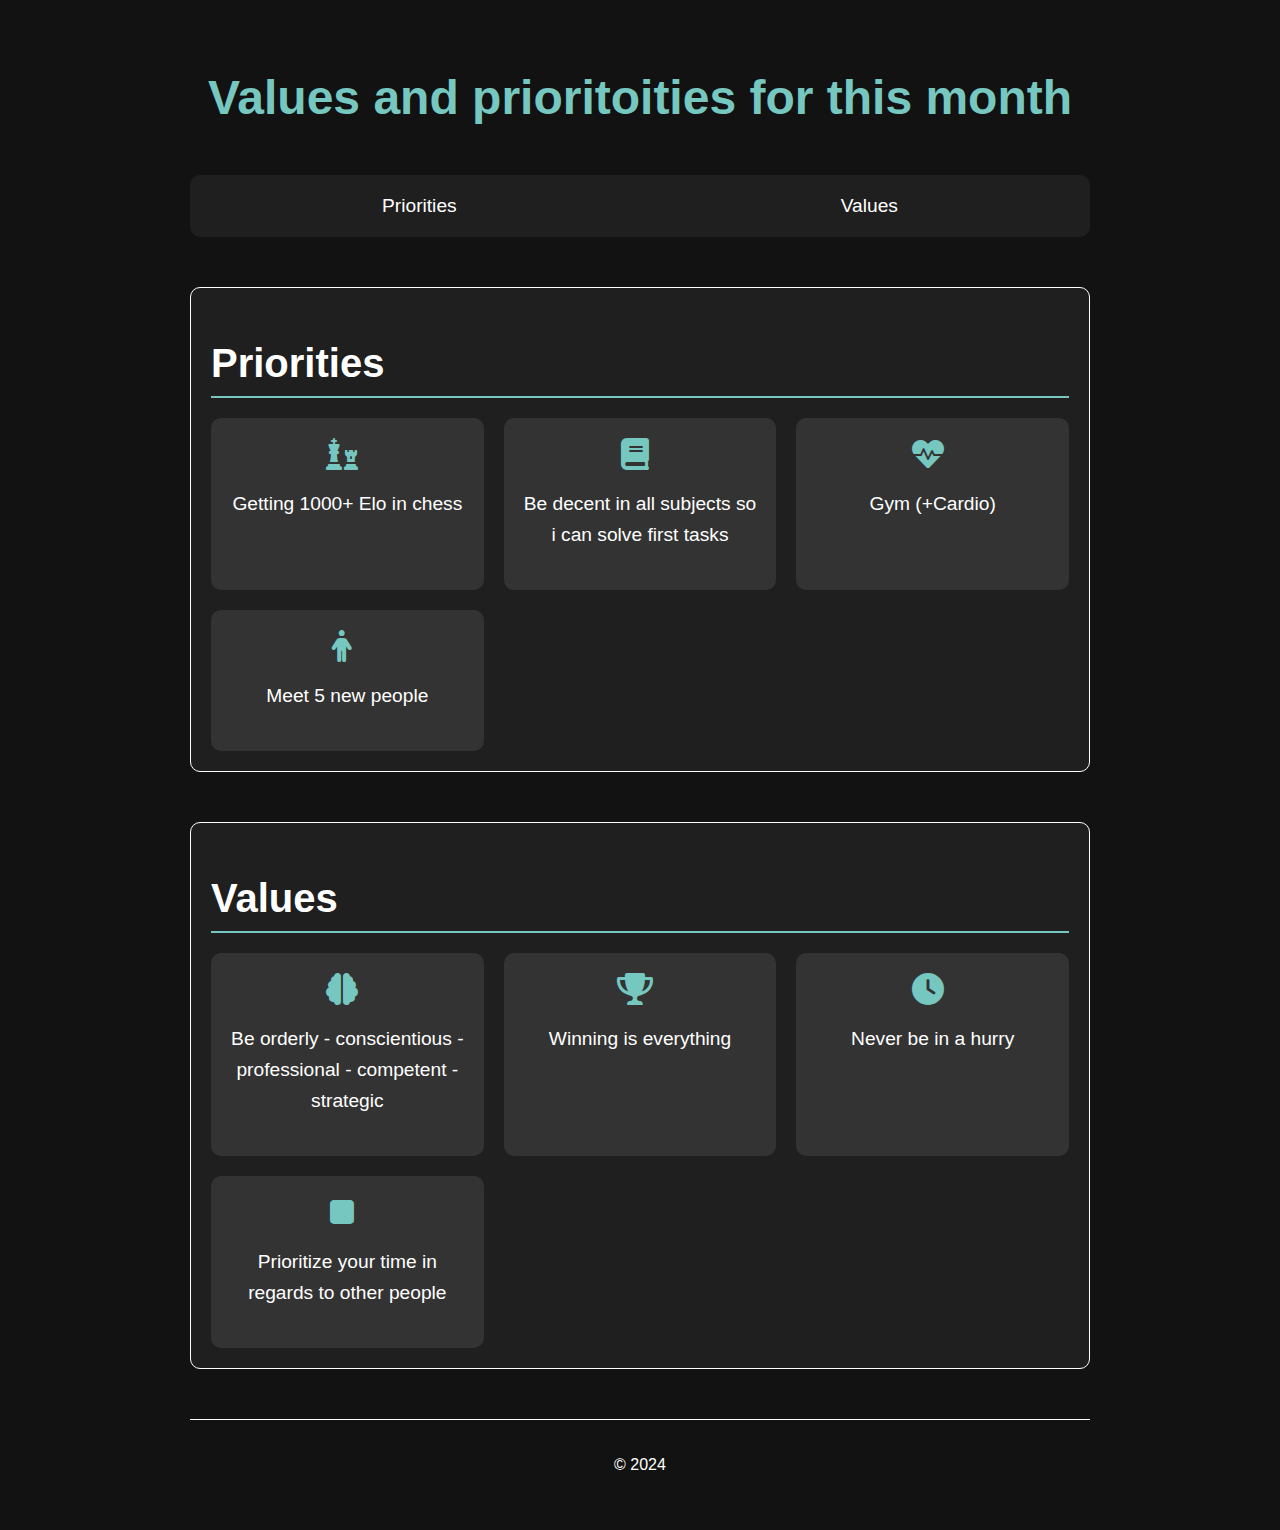
<file: index.html>
<!DOCTYPE html>
<html lang="de">
<head>
    <meta charset="UTF-8">
    <meta name="viewport" content="width=device-width, initial-scale=1.0">
    <title>Values and prioritoities for this month</title>
    <link rel="stylesheet" href="https://cdnjs.cloudflare.com/ajax/libs/font-awesome/6.0.0-beta3/css/all.min.css">
    <style>
        body {
            background-color: #121212;
            color: #ffffff;
            font-family: 'Roboto', sans-serif;
            margin: 0;
            padding: 0;
        }
        .container {
            max-width: 900px;
            margin: auto;
            padding: 20px;
        }
        header {
            text-align: center;
            padding: 50px 0;
        }
        header h1 {
            font-size: 3em;
            margin: 0;
            color: #76c7c0;
        }
        nav {
            display: flex;
            justify-content: space-around;
            padding: 10px 0;
            background-color: #1f1f1f;
            border-radius: 10px;
        }
        nav a {
            color: #ffffff;
            text-decoration: none;
            font-size: 1.2em;
            padding: 10px 20px;
            border-radius: 5px;
            transition: background 0.3s;
        }
        nav a:hover {
            background-color: #76c7c0;
            color: #000;
        }
        .section {
            margin: 50px 0;
            border: 1px solid #ffffff;
            border-radius: 10px;
            padding: 20px;
            background-color: #1f1f1f;
        }
        .section h2 {
            font-size: 2.5em;
            border-bottom: 2px solid #76c7c0;
            padding-bottom: 10px;
            margin-bottom: 20px;
        }
        .section p {
            font-size: 1.2em;
            line-height: 1.6;
        }
        .section i {
            color: #76c7c0;
            margin-right: 10px;
        }
        footer {
            text-align: center;
            padding: 20px 0;
            border-top: 1px solid #ffffff;
            margin-top: 50px;
        }
        .grid-container {
            display: grid;
            grid-template-columns: repeat(auto-fit, minmax(200px, 1fr));
            gap: 20px;
        }
        .grid-item {
            background-color: #333333;
            border-radius: 10px;
            padding: 20px;
            text-align: center;
            transition: transform 0.3s;
        }
        .grid-item:hover {
            transform: scale(1.05);
        }
        .grid-item i {
            font-size: 2em;
            margin-bottom: 10px;
            display: block;
        }
    </style>
</head>
<body>
    <div class="container">
        <header>
            <h1>Values and prioritoities for this month</h1>
        </header>

        <nav>
            <a href="#prioritaeten">Priorities</a>
            <a href="#werte">Values</a>
        </nav>


        <div class="section" id="prioritaeten">
            <h2>Priorities</h2>
            <div class="grid-container">
                <div class="grid-item">
                    <i class="fas fa-chess"></i>
                    <p>Getting 1000+ Elo in chess</p>
                </div>
                <div class="grid-item">
                    <i class="fas fa-book"></i>
                    
                    <p>Be decent in all subjects so i can solve first tasks</p>
                </div>
                <div class="grid-item">
                    <i class="fas fa-heartbeat"></i>
                    <p>Gym (+Cardio)</p>
                </div>

                <div class="grid-item">
                    <i class="fas fa-person"></i>
                    <p>Meet 5 new people</p>
                </div>
            </div>
        </div>

        <div class="section" id="werte">
            <h2>Values</h2>
            <div class="grid-container">
                <div class="grid-item">
                    <i class="fas fa-brain"></i>
                    <p>Be orderly - conscientious - professional - competent - strategic
                    </p>
                </div>
                <div class="grid-item">
                    <i class="fas fa-trophy"></i>
                    <p>Winning is everything</p>
                </div>
                <div class="grid-item">
                    <i class="fas fa-clock"></i>
                    <p>Never be in a hurry</p>
                </div>

                <div class="grid-item">
                    <i class="fas fa-stop"></i>
                    <p>Prioritize your time in regards to other people</p>
                </div>
            </div>
        </div>

        <footer>
            <p>&copy; 2024</p>
        </footer>
    </div>
</body>
</html>
</file>
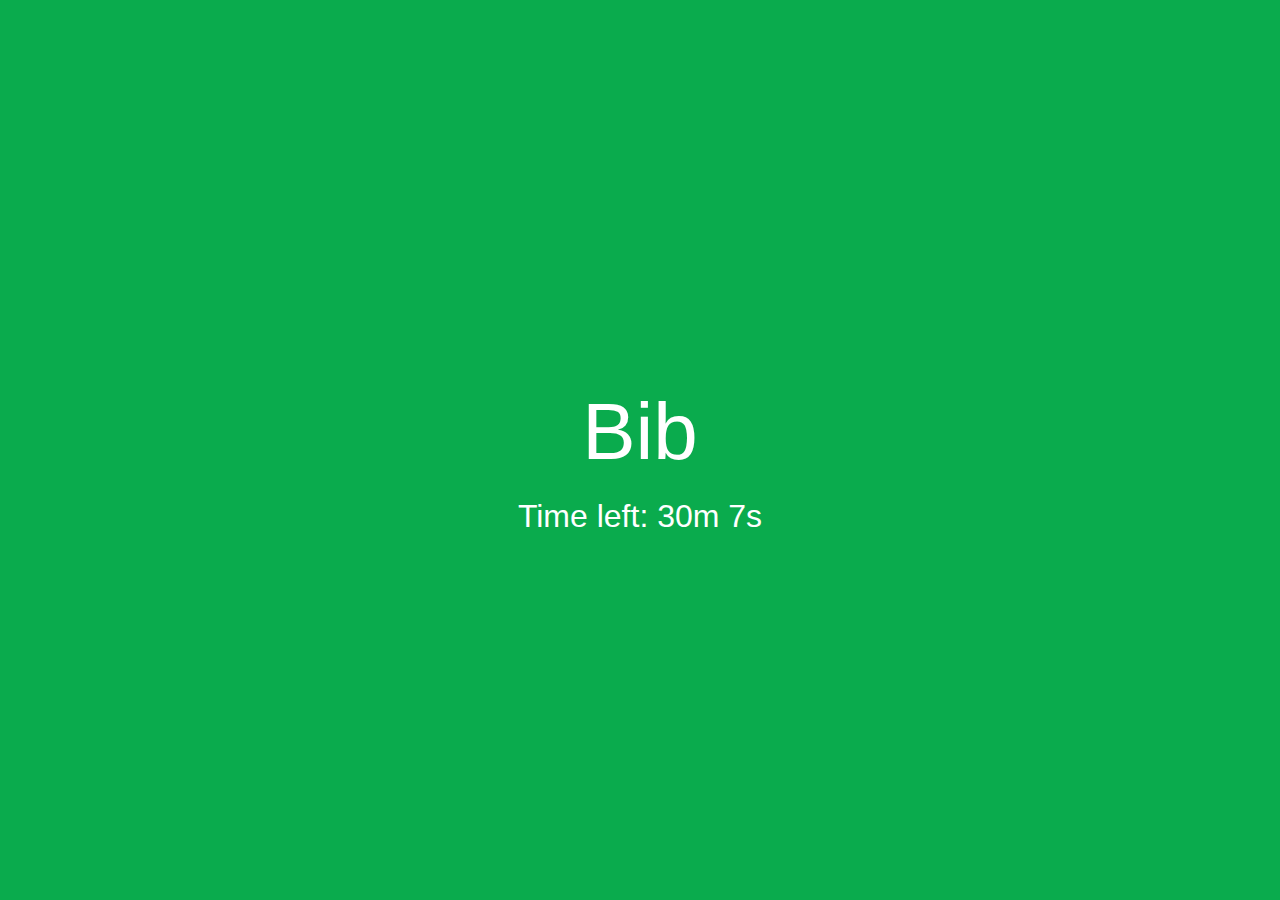
<file: now.html>
<!DOCTYPE html>
<html lang="en">
<head>
    <meta charset="UTF-8">
    <meta name="viewport" content="width=device-width, initial-scale=1.0">
    <title>Current Task</title>
    <style>
        body, html {
            height: 100%;
            width: 100%;;
            margin: 0;
            display: flex;
            justify-content: center;
            align-items: center;
            flex-direction: column;
            font-family: Arial, sans-serif;
            color: white;
            text-align: center;
            background-color: #2c3e50; /* Default background color */
            transition: background-color 0.5s;
        }
        #task {
            font-size: 5em;
            padding: 20px;
        }
        #timer {
            font-size: 2em;
        }
        .task1 {
            background-color: #000000;
        }
        .task2 {
            background-color: #ff563c;
        }
        .task3 {
            background-color: #0aab4d;
        }
        .task4 {
            background-color: #753190;
        }
    </style>
</head>
<body>
    <div id="task">No task at this time</div>
    <div id="timer"></div>

    <script>
        const tasks = [
            { text: "Schlafen", colorClass: "task1", start: "00:00", end: "08:00" },
            { text: "Aufstehen", colorClass: "task2", start: "08:00", end: "09:00" },
            { text: "Bib", colorClass: "task3", start: "09:00", end: "12:00" },
            { text: "Mittagspause", colorClass: "task4", start: "12:00", end: "13:00" },
            { text: "Gym", colorClass: "task3", start: "13:00", end: "15:00" },
            { text: "Pause", colorClass: "task4", start: "15:00", end: "16:00" },
            { text: "Bib", colorClass: "task3", start: "16:00", end: "19:00" },
            { text: "Abendendpause", colorClass: "task4", start: "19:00", end: "21:00" },
            { text: "Bib", colorClass: "task3", start: "21:00", end: "23:00" },
            { text: "Schlafengehen", colorClass: "task2", start: "23:00", end: "23:59" }
            
        ];

        function showTask(task) {
            const taskElement = document.getElementById('task');
            const timerElement = document.getElementById('timer');
            const bodyElement = document.body;

            taskElement.textContent = task.text;
            bodyElement.className = task.colorClass;

            const now = new Date();
            const [endHour, endMinute] = task.end.split(':').map(Number);
            const endTime = new Date(now.getFullYear(), now.getMonth(), now.getDate(), endHour, endMinute);
            updateTimeLeft(endTime);
        }

        function updateTimeLeft(endTime) {
            const now = new Date();
            const timeDiff = endTime - now;

            if (timeDiff <= 0) {
                document.getElementById('timer').textContent = "Time's up!";
                location.reload();
                return;
            }

            const minutesLeft = Math.floor(timeDiff / 60000);
            const secondsLeft = Math.floor((timeDiff % 60000) / 1000);

            document.getElementById('timer').textContent = `Time left: ${minutesLeft}m ${secondsLeft}s`;

            setTimeout(() => updateTimeLeft(endTime), 1000);
        }

        function checkCurrentTask() {
            const now = new Date();
            const currentTime = now.getHours() * 60 + now.getMinutes();
            console.log(`Current time: ${now.getHours()}:${now.getMinutes()} (${currentTime} minutes)`);

            for (const task of tasks) {
                const [startHour, startMinute] = task.start.split(':').map(Number);
                const [endHour, endMinute] = task.end.split(':').map(Number);
                const startTime = startHour * 60 + startMinute;
                const endTime = endHour * 60 + endMinute;
                console.log(`Checking task: ${task.text} (start: ${task.start}, end: ${task.end}, startTime: ${startTime}, endTime: ${endTime})`);

                if (currentTime >= startTime && currentTime < endTime) {
                    showTask(task);
                    return;
                }
            }

            // If no task matches the current time, clear the task display
            document.getElementById('task').textContent = "No task at this time";
            document.body.className = "";
            document.getElementById('timer').textContent = "";
        }

        setInterval(checkCurrentTask, 60000); // Check every minute
        checkCurrentTask(); // Initial check
    </script>
</body>
</html>
</file>
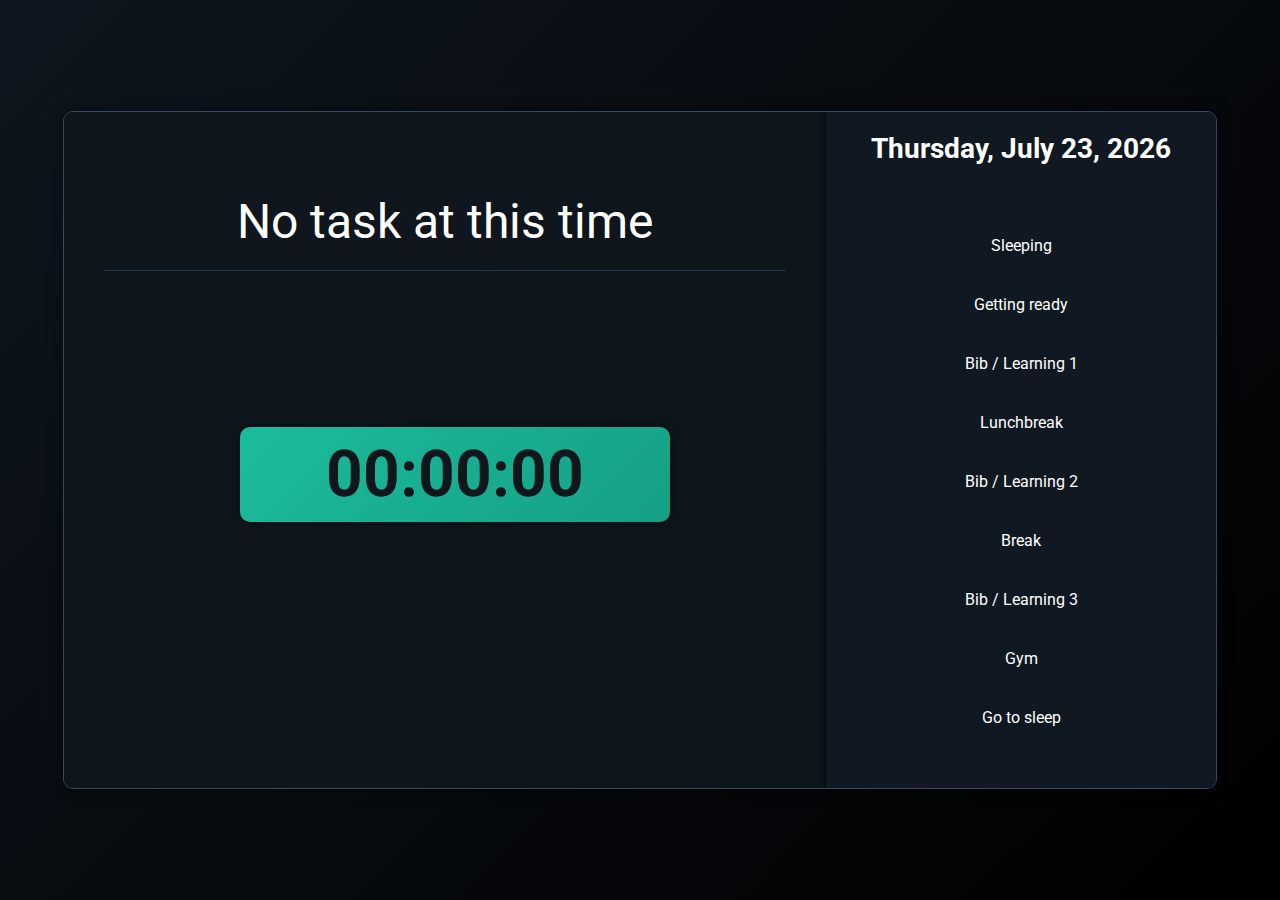
<file: now2.html>
<!DOCTYPE html>
<html lang="en">
<head>
    <meta charset="UTF-8">
    <meta name="viewport" content="width=device-width, initial-scale=1.0">
    <title>Current Task</title>
    <link href="https://fonts.googleapis.com/css2?family=Roboto:wght@300;400;700&display=swap" rel="stylesheet">
    <style>
        body, html {
            height: 100%;
            width: 100%;
            margin: 0;
            display: flex;
            justify-content: center;
            align-items: center;
            font-family: 'Roboto', sans-serif;
            color: white;
            background: linear-gradient(135deg, #0f161f, #000000);
            transition: background-color 0.5s;
        }
        .container {
            display: flex;
            justify-content: space-between;
            width: 90%;
            max-width: 1200px;
            margin: auto;
            border: 1px solid #34495e;
            border-radius: 10px;
            overflow: hidden;
            box-shadow: 0 0 15px rgba(0, 0, 0, 0.5);
            background: rgba(0, 0, 0, 0.5);
        }
        #main {
            flex-grow: 1;
            text-align: center;
            padding: 40px;
            background-color: rgba(18, 26, 34, 0.8);
            display: flex;
            flex-direction: column;
            justify-content: center;
        }
        #task {
            font-size: 3em;
            padding: 20px;
            margin-bottom: 20px;
            border-bottom: 1px solid #243444;
            margin-top: -30%;
        }
        #timer {
            font-size: 4em;
            padding: 10px;
            background: linear-gradient(135deg, #1abc9c, #16a085);
            border-radius: 10px;
            display: inline-block;
            box-shadow: 0 0 10px rgba(0, 0, 0, 0.5);
            color: #0f161c;
            font-weight: bold;
            margin-top: 20%;
            width: 60%;
            margin-left: 20%;
        }
        #sidebar {
            width: 350px;
            background-color: rgba(20, 30, 41, 0.8);
            padding: 20px;
            box-shadow: -2px 0 5px rgba(0,0,0,0.5);
            display: flex;
            flex-direction: column;
            align-items: center;
        }
        #sidebar h2, #sidebar h3 {
            margin: 0 0 20px 0;
            text-align: center;
        }
        #date {
            font-size: 1.5em;
            margin-bottom: 20px;
        }
        .task-list {
            list-style-type: none;
            padding: 0;
            width: 100%;
        }
        .task-list li {
            padding: 15px;
            margin-bottom: 10px;
            border-radius: 5px;
            transition: background-color 0.3s;
            text-align: center;
            background: rgba(0, 0, 0, 0.0);
        }
        .task-list li.current {
            background-color: #1abc9c;
        }
        .task-list li:hover {
            background-color: #16a085;
        }

        
    </style>
</head>
<body>
    <div class="container">
        <div id="main">
            <div id="task">No task at this time</div>
            <div id="timer">00:00:00</div>
        </div>
        <div id="sidebar">
            <h3><div id="date"></div></h3>
            <ul id="taskList" class="task-list"></ul>
        </div>
    </div>

    <script>
        const tasks = [
            { text: "Sleeping", colorClass: "task1", start: "00:00", end: "08:00" },
            { text: "Getting ready", colorClass: "task2", start: "08:00", end: "09:00" },
            { text: "Bib / Learning 1", colorClass: "task3", start: "09:00", end: "12:00" },
            { text: "Lunchbreak", colorClass: "task4", start: "12:00", end: "13:00" },
            { text: "Bib / Learning 2", colorClass: "task3", start: "13:00", end: "15:00" },
            { text: "Break", colorClass: "task4", start: "15:00", end: "16:00" },
            { text: "Bib / Learning 3", colorClass: "task3", start: "16:00", end: "19:00" },
            { text: "Gym", colorClass: "task3", start: "19:00", end: "21:00" },
            //{ text: "Eveningbreak", colorClass: "task4", start: "19:00", end: "20:00" },
            //{ text: "Bib / Learning 3", colorClass: "task3", start: "20:00", end: "23:00" },
            { text: "Go to sleep", colorClass: "task2", start: "23:00", end: "23:59" }
        ];

        function showTask(task) {
            const taskElement = document.getElementById('task');
            const timerElement = document.getElementById('timer');
            const bodyElement = document.body;

            taskElement.textContent = task.text;
            bodyElement.className = task.colorClass;

            const now = new Date();
            const [endHour, endMinute] = task.end.split(':').map(Number);
            const endTime = new Date(now.getFullYear(), now.getMonth(), now.getDate(), endHour, endMinute);
            updateTimeLeft(endTime);
        }

        function updateTimeLeft(endTime) {
            const now = new Date();
            const timeDiff = endTime - now;

            if (timeDiff <= 0) {
                document.getElementById('timer').textContent = "00:00:00";
                location.reload();
                return;
            }

            const hoursLeft = Math.floor(timeDiff / 3600000);
            const minutesLeft = Math.floor((timeDiff % 3600000) / 60000);
            const secondsLeft = Math.floor((timeDiff % 60000) / 1000);

            document.getElementById('timer').textContent = 
                `${hoursLeft.toString().padStart(2, '0')}:${minutesLeft.toString().padStart(2, '0')}:${secondsLeft.toString().padStart(2, '0')}`;

            setTimeout(() => updateTimeLeft(endTime), 1000);
        }

        function checkCurrentTask() {
            const now = new Date();
            const currentTime = now.getHours() * 60 + now.getMinutes();

            for (const task of tasks) {
                const [startHour, startMinute] = task.start.split(':').map(Number);
                const [endHour, endMinute] = task.end.split(':').map(Number);
                const startTime = startHour * 60 + startMinute;
                const endTime = endHour * 60 + endMinute;

                if (currentTime >= startTime && currentTime < endTime) {
                    showTask(task);
                    highlightCurrentTask(task.text);
                    return;
                }
            }

            // If no task matches the current time, clear the task display
            document.getElementById('task').textContent = "No task at this time";
            document.body.className = "";
            document.getElementById('timer').textContent = "00:00:00";
            highlightCurrentTask(null);
        }

        function highlightCurrentTask(currentTaskText) {
            const taskListItems = document.querySelectorAll('.task-list li');
            taskListItems.forEach(item => {
                if (item.textContent === currentTaskText) {
                    item.classList.add('current');
                } else {
                    item.classList.remove('current');
                }
            });
        }

        function displayDate() {
            const now = new Date();
            const dateElement = document.getElementById('date');
            const options = { weekday: 'long', year: 'numeric', month: 'long', day: 'numeric' };
            dateElement.textContent = now.toLocaleDateString(undefined, options);
        }

        function displayTaskList() {
            const taskListElement = document.getElementById('taskList');
            taskListElement.innerHTML = ''; // Clear the current list

            tasks.forEach(task => {
                const listItem = document.createElement('li');
                listItem.textContent = task.text;
                taskListElement.appendChild(listItem);
            });
        }

        setInterval(checkCurrentTask, 60000); // Check every minute
        checkCurrentTask(); // Initial check
        displayDate();
        displayTaskList();
    </script>
</body>
</html>
</file>
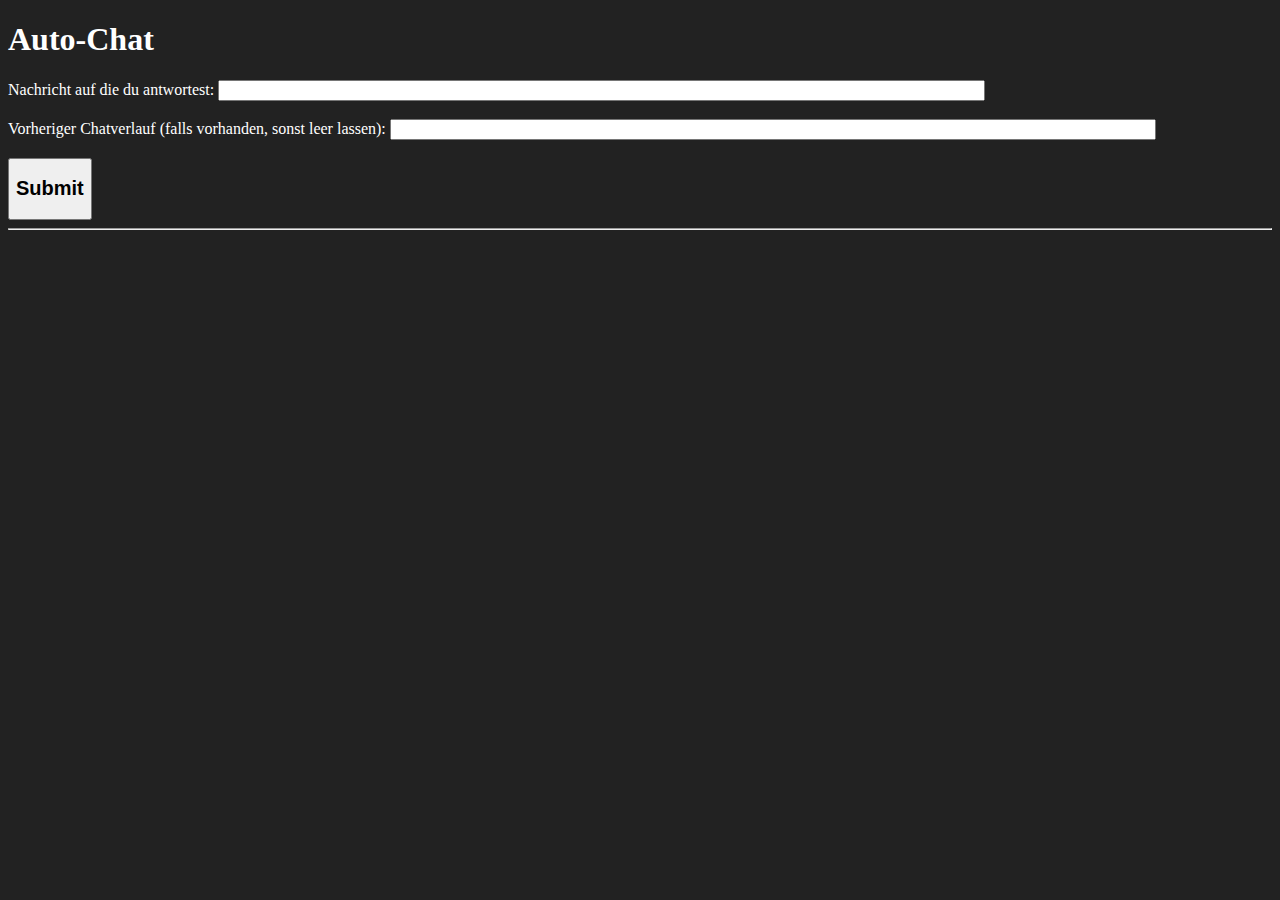
<file: try100.html>
<!DOCTYPE html>
<html>
  <head>
    <meta charset="utf-8">
    <title>Auto-Chat</title>
  </head>
  <body style="background-color: #222; color: white;">
    <h1>Auto-Chat</h1>
    <form id="promptForm">
      <label for="promptInput">Nachricht auf die du antwortest:</label>
      <input type="text" id="promptInput" name="promptInput" style="width: 60%; height 8%;">
          <br/>
          <br/>
      <label for="promptInput">Vorheriger Chatverlauf (falls vorhanden, sonst leer lassen):</label>
      <input type="text" id="prechat" name="prechat" style="width: 60%; height 8%;">
          <br/>
          <br/>
      <button type="submit"><h2>Submit</h2></button>
    </form>
    <hr>
    <div id="responseContainer"></div>
    <script>
        const API_KEY = [
          'sk-WYazZ',
          'z5qqlkQ3dyQ',
          'qbNcT3BlbkFJtC',
          'zQ4TlcPqQCEeKiBhgv',
        ].join('');

      const form = document.getElementById('promptForm');
      const responseContainer = document.getElementById('responseContainer');

      form.addEventListener('submit', (event) => {
        event.preventDefault();
        const promptInput = document.getElementById('promptInput').value;
        const flosanswers = 'I migt not always have the time to be there for you. The goal is that you can do it on your own'
        const prechat = document.getElementById('promptInput').value;
        const requestData = {
          model: 'text-davinci-003',
          prompt: 'Antworte auf folgende Chat-nachricht:' + promptInput + '. Verwende folgende vorgefetigte Antworten als mögliche Informationen: ' + flosanswers + '. Versuche auch den folgenden vorherigen chatverlauf zu berücksichtigen und wiederholungen in deinen aussagen zu vermeiden: ' + prechat + '. Ziel der Unterhaltung sollte es sein dein gegenüber von dem nutzen des kurses zu überzeugen. Antworte auf Englisch',
          temperature: 0.7,
          max_tokens: 500,
        };

        fetch('https://api.openai.com/v1/completions', {
          method: 'POST',
          headers: {
            'Content-Type': 'application/json',
            'Authorization': `Bearer ${API_KEY}`,
          },
          body: JSON.stringify(requestData),
        })
          .then(response => response.json())
          .then(data => {
            const responseText = data.choices[0].text;
            responseContainer.innerHTML = `<p>API Response:</p><p>${responseText}</p>`;
          })
          .catch(error => {
            console.error(error);
          });
      });
    </script>
  </body>
</html>
</file>
